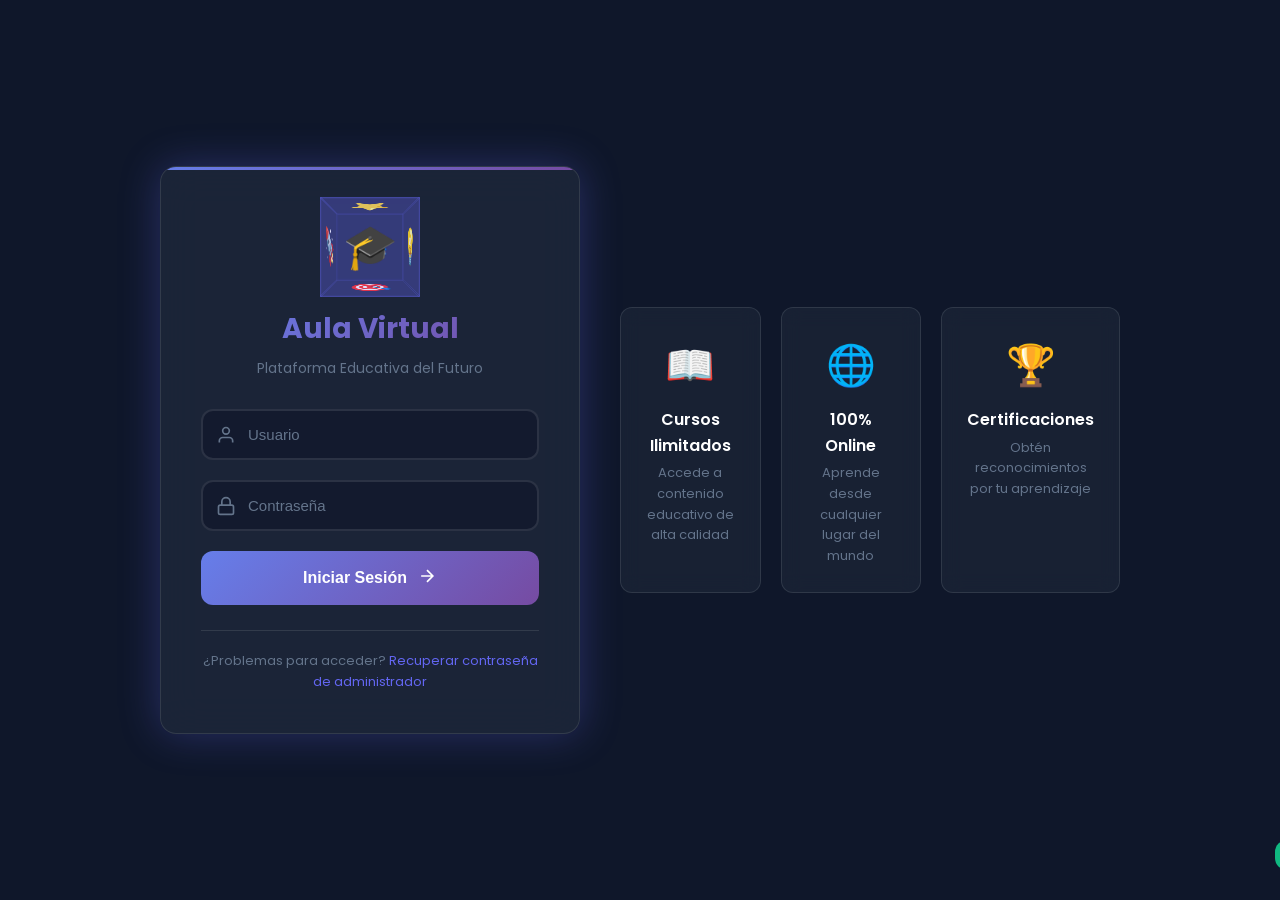
<file: index.html>
<!DOCTYPE html>
<html lang="es">
<head>
    <meta charset="UTF-8">
    <meta name="viewport" content="width=device-width, initial-scale=1.0">
    <title>Aula Virtual - Inicio</title>
    <link rel="stylesheet" href="css/styles.css?v=8">
    <link href="https://fonts.googleapis.com/css2?family=Poppins:wght@300;400;500;600;700;800;900&display=swap" rel="stylesheet">
</head>
<body class="login-page">
    <div class="background-animation">
        <div class="floating-shapes">
            <span></span><span></span><span></span><span></span><span></span>
            <span></span><span></span><span></span><span></span><span></span>
        </div>
    </div>

    <div class="login-container">
        <div class="login-box">
            <div class="login-header">
                <div class="logo-3d">
                    <div class="cube">
                        <div class="face front">🎓</div>
                        <div class="face back">📚</div>
                        <div class="face right">💡</div>
                        <div class="face left">🚀</div>
                        <div class="face top">⭐</div>
                        <div class="face bottom">🎯</div>
                    </div>
                </div>
                <h1>Aula Virtual</h1>
                <p class="subtitle">Plataforma Educativa del Futuro</p>
            </div>

            <form id="loginForm" class="login-form">
                <div class="input-group">
                    <div class="input-icon">
                        <svg viewBox="0 0 24 24" fill="none" stroke="currentColor" stroke-width="2">
                            <path d="M20 21v-2a4 4 0 0 0-4-4H8a4 4 0 0 0-4 4v2"></path>
                            <circle cx="12" cy="7" r="4"></circle>
                        </svg>
                    </div>
                    <input type="text" id="username" placeholder="Usuario" required autocomplete="username">
                    <div class="input-highlight"></div>
                </div>

                <div class="input-group">
                    <div class="input-icon">
                        <svg viewBox="0 0 24 24" fill="none" stroke="currentColor" stroke-width="2">
                            <rect x="3" y="11" width="18" height="11" rx="2" ry="2"></rect>
                            <path d="M7 11V7a5 5 0 0 1 10 0v4"></path>
                        </svg>
                    </div>
                    <input type="password" id="password" placeholder="Contraseña" required autocomplete="current-password">
                    <button type="button" class="toggle-password" onclick="togglePassword('password')">
                        <svg class="eye-open" viewBox="0 0 24 24" fill="none" stroke="currentColor" stroke-width="2">
                            <path d="M1 12s4-8 11-8 11 8 11 8-4 8-11 8-11-8-11-8z"></path>
                            <circle cx="12" cy="12" r="3"></circle>
                        </svg>
                        <svg class="eye-closed" viewBox="0 0 24 24" fill="none" stroke="currentColor" stroke-width="2">
                            <path d="M17.94 17.94A10.07 10.07 0 0 1 12 20c-7 0-11-8-11-8a18.45 18.45 0 0 1 5.06-5.94M9.9 4.24A9.12 9.12 0 0 1 12 4c7 0 11 8 11 8a18.5 18.5 0 0 1-2.16 3.19m-6.72-1.07a3 3 0 1 1-4.24-4.24"></path>
                            <line x1="1" y1="1" x2="23" y2="23"></line>
                        </svg>
                    </button>
                    <div class="input-highlight"></div>
                </div>

                <button type="submit" class="btn-login">
                    <span class="btn-text">Iniciar Sesión</span>
                    <span class="btn-icon">
                        <svg viewBox="0 0 24 24" fill="none" stroke="currentColor" stroke-width="2">
                            <path d="M5 12h14M12 5l7 7-7 7"></path>
                        </svg>
                    </span>
                    <div class="btn-bg"></div>
                </button>
            </form>

            <div id="loginMessage" class="message"></div>

            <div class="login-footer">
                <p>¿Problemas para acceder? <a href="#" onclick="openRecoverModal(); return false;" class="recover-link">Recuperar contraseña de administrador</a></p>
            </div>
        </div>

        <div class="info-cards">
            <div class="info-card">
                <div class="card-icon">📖</div>
                <h3>Cursos Ilimitados</h3>
                <p>Accede a contenido educativo de alta calidad</p>
            </div>
            <div class="info-card">
                <div class="card-icon">🌐</div>
                <h3>100% Online</h3>
                <p>Aprende desde cualquier lugar del mundo</p>
            </div>
            <div class="info-card">
                <div class="card-icon">🏆</div>
                <h3>Certificaciones</h3>
                <p>Obtén reconocimientos por tu aprendizaje</p>
            </div>
        </div>
    </div>

    <div id="recoverModal" class="modal">
        <div class="modal-content modal-form">
            <button class="modal-close" onclick="closeModal('recoverModal')">&times;</button>
            <div class="modal-header">
                <div class="modal-icon">🔐</div>
                <h2>Recuperar Contraseña</h2>
            </div>
            <form id="recoverForm" onsubmit="return false;">
                <div class="form-group">
                    <label>Correo electrónico del administrador</label>
                    <input type="email" id="recoverEmail" placeholder="admin@ejemplo.com" required>
                </div>
                <p style="font-size:12px;color:var(--gray);margin-bottom:15px;">
                    Solo el administrador puede recuperar su contraseña. Si eres estudiante, contacta al administrador.
                </p>
                <div class="form-actions">
                    <button type="button" class="btn-secondary" onclick="closeModal('recoverModal')">Cancelar</button>
                    <button type="button" class="btn-primary" onclick="recoverPassword()">Enviar</button>
                </div>
            </form>
            <div id="recoverMessage" class="message"></div>
        </div>
    </div>

    <div id="toast" class="toast"></div>

    <script src="js/app.js?v=8"></script>
    <script>
        checkIfLoggedIn();
    </script>
</body>
</html>
</file>
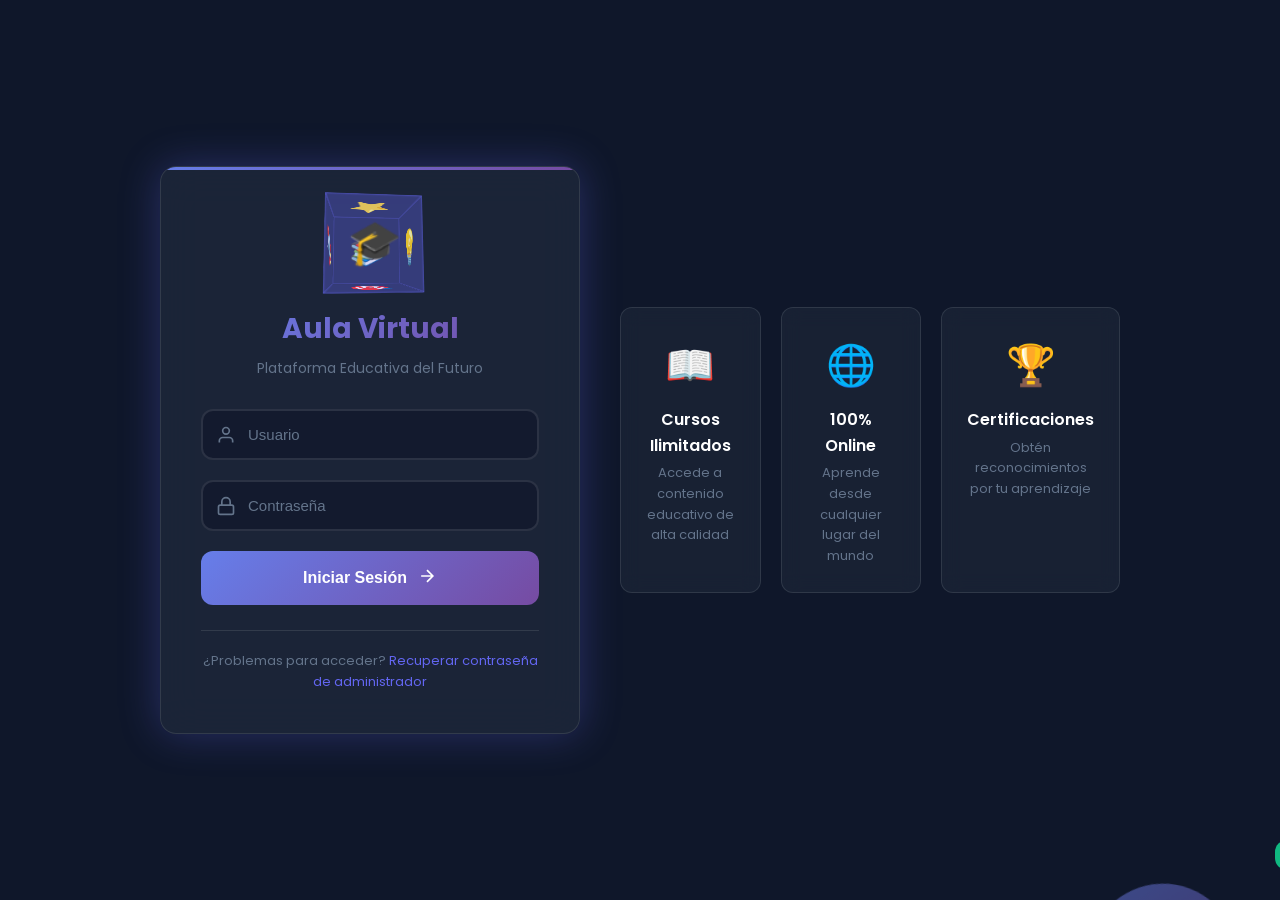
<file: admin.html>
<!DOCTYPE html>
<html lang="es">
<head>
    <meta charset="UTF-8">
    <meta name="viewport" content="width=device-width, initial-scale=1.0">
    <title>Panel de Administración - Aula Virtual</title>
    <link rel="stylesheet" href="css/styles.css?v=8">
    <link href="https://fonts.googleapis.com/css2?family=Poppins:wght@300;400;500;600;700;800;900&display=swap" rel="stylesheet">
</head>
<body class="admin-page">
    <nav class="navbar admin-nav">
        <div class="nav-container">
            <div class="nav-brand">
                <div class="mini-logo">⚙️</div>
                <span>Panel Admin</span>
            </div>
            <button class="nav-toggle" id="navToggle">
                <span></span>
                <span></span>
                <span></span>
            </button>
            <ul class="nav-menu" id="navMenu">
                <li><a href="dashboard.html" class="nav-link">
                    <svg viewBox="0 0 24 24" fill="none" stroke="currentColor" stroke-width="2">
                        <path d="M3 9l9-7 9 7v11a2 2 0 0 1-2 2H5a2 2 0 0 1-2-2z"></path>
                        <polyline points="9 22 9 12 15 12 15 22"></polyline>
                    </svg>
                    <span>Dashboard</span>
                </a></li>
                <li><button class="nav-link logout-btn" onclick="logout()">
                    <svg viewBox="0 0 24 24" fill="none" stroke="currentColor" stroke-width="2">
                        <path d="M9 21H5a2 2 0 0 1-2-2V5a2 2 0 0 1 2-2h4"></path>
                        <polyline points="16 17 21 12 16 7"></polyline>
                        <line x1="21" y1="12" x2="9" y2="12"></line>
                    </svg>
                    <span>Salir</span>
                </button></li>
            </ul>
        </div>
    </nav>

    <main class="admin-main">
        <div class="admin-header">
            <h1>Panel de Administración</h1>
            <p>Gestiona usuarios y cursos de la plataforma</p>
        </div>

        <div class="admin-tabs">
            <button class="tab-btn active" data-tab="users">
                <svg viewBox="0 0 24 24" fill="none" stroke="currentColor" stroke-width="2">
                    <path d="M17 21v-2a4 4 0 0 0-4-4H5a4 4 0 0 0-4 4v2"></path>
                    <circle cx="9" cy="7" r="4"></circle>
                    <path d="M23 21v-2a4 4 0 0 0-3-3.87"></path>
                    <path d="M16 3.13a4 4 0 0 1 0 7.75"></path>
                </svg>
                Usuarios
            </button>
            <button class="tab-btn" data-tab="courses">
                <svg viewBox="0 0 24 24" fill="none" stroke="currentColor" stroke-width="2">
                    <path d="M4 19.5A2.5 2.5 0 0 1 6.5 17H20"></path>
                    <path d="M6.5 2H20v20H6.5A2.5 2.5 0 0 1 4 19.5v-15A2.5 2.5 0 0 1 6.5 2z"></path>
                </svg>
                Cursos
            </button>
            <button class="tab-btn" data-tab="enrollments">
                <svg viewBox="0 0 24 24" fill="none" stroke="currentColor" stroke-width="2">
                    <path d="M16 21v-2a4 4 0 0 0-4-4H5a4 4 0 0 0-4 4v2"></path>
                    <circle cx="8.5" cy="7" r="4"></circle>
                    <polyline points="17 11 19 13 23 9"></polyline>
                </svg>
                Matricular
            </button>
            <button class="tab-btn" data-tab="stats">
                <svg viewBox="0 0 24 24" fill="none" stroke="currentColor" stroke-width="2">
                    <line x1="18" y1="20" x2="18" y2="10"></line>
                    <line x1="12" y1="20" x2="12" y2="4"></line>
                    <line x1="6" y1="20" x2="6" y2="14"></line>
                </svg>
                Estadísticas
            </button>
        </div>

        <div class="admin-content">
            <div id="users-tab" class="tab-content active">
                <div class="action-bar">
                    <div class="search-box">
                        <svg viewBox="0 0 24 24" fill="none" stroke="currentColor" stroke-width="2">
                            <circle cx="11" cy="11" r="8"></circle>
                            <path d="M21 21l-4.35-4.35"></path>
                        </svg>
                        <input type="text" id="searchUsers" placeholder="Buscar usuarios..." oninput="filterUsers()">
                    </div>
                    <button class="btn-add" onclick="openUserModal()">
                        <svg viewBox="0 0 24 24" fill="none" stroke="currentColor" stroke-width="2">
                            <line x1="12" y1="5" x2="12" y2="19"></line>
                            <line x1="5" y1="12" x2="19" y2="12"></line>
                        </svg>
                        Nuevo Usuario
                    </button>
                </div>

                <div class="users-table-container">
                    <table class="admin-table">
                        <thead>
                            <tr>
                                <th>Usuario</th>
                                <th>Email</th>
                                <th>Rol</th>
                                <th>Estado</th>
                                <th>Fecha Registro</th>
                                <th>Acciones</th>
                            </tr>
                        </thead>
                        <tbody id="usersTableBody">
                        </tbody>
                    </table>
                </div>
            </div>

            <div id="courses-tab" class="tab-content">
                <div class="action-bar">
                    <div class="search-box">
                        <svg viewBox="0 0 24 24" fill="none" stroke="currentColor" stroke-width="2">
                            <circle cx="11" cy="11" r="8"></circle>
                            <path d="M21 21l-4.35-4.35"></path>
                        </svg>
                        <input type="text" id="searchAdminCourses" placeholder="Buscar cursos..." oninput="filterAdminCourses()">
                    </div>
                    <button class="btn-add" onclick="openCourseModal()">
                        <svg viewBox="0 0 24 24" fill="none" stroke="currentColor" stroke-width="2">
                            <line x1="12" y1="5" x2="12" y2="19"></line>
                            <line x1="5" y1="12" x2="19" y2="12"></line>
                        </svg>
                        Nuevo Curso
                    </button>
                </div>

                <div class="courses-admin-grid" id="coursesAdminGrid">
                </div>
            </div>

            <div id="stats-tab" class="tab-content">
                <div class="stats-grid">
                    <div class="stat-card">
                        <div class="stat-icon">👥</div>
                        <div class="stat-info">
                            <h3 id="statUsers">0</h3>
                            <p>Usuarios Registrados</p>
                        </div>
                    </div>
                    <div class="stat-card">
                        <div class="stat-icon">📚</div>
                        <div class="stat-info">
                            <h3 id="statCourses">0</h3>
                            <p>Cursos Disponibles</p>
                        </div>
                    </div>
                    <div class="stat-card">
                        <div class="stat-icon">🎓</div>
                        <div class="stat-info">
                            <h3 id="statEnrollments">0</h3>
                            <p>Matriculaciones</p>
                        </div>
                    </div>
                    <div class="stat-card">
                        <div class="stat-icon">👨‍💼</div>
                        <div class="stat-info">
                            <h3 id="statAdmins">0</h3>
                            <p>Administradores</p>
                        </div>
                    </div>
                </div>

                <div class="recent-activity">
                    <h2>Actividad Reciente</h2>
                    <div class="activity-timeline" id="activityTimeline">
                        <div class="empty-state">
                            <p>No hay actividad reciente</p>
                        </div>
                    </div>
                </div>
            </div>

            <div id="enrollments-tab" class="tab-content">
                <div class="enrollment-container">
                    <div class="enrollment-form-card">
                        <h2>🎓 Nueva Matriculación</h2>
                        <div id="enrollmentFormDiv">
                            <div class="form-group">
                                <label>Seleccionar Estudiante</label>
                                <select id="enrollStudent">
                                    <option value="">-- Seleccionar estudiante --</option>
                                </select>
                            </div>
                            <div class="form-group">
                                <label>Seleccionar Curso</label>
                                <select id="enrollCourse">
                                    <option value="">-- Seleccionar curso --</option>
                                </select>
                            </div>
                            <div class="form-group">
                                <label>Fecha de Inicio</label>
                                <input type="date" id="enrollStartDate">
                            </div>
                            <div class="form-group">
                                <label>Notas adicionales</label>
                                <textarea id="enrollNotes" rows="2" placeholder="Observaciones opcionales"></textarea>
                            </div>
                            <button type="button" class="btn-primary btn-full" id="btnEnrollStudent" onclick="enrollStudent()">
                                ✅ Matricular Estudiante
                            </button>
                        </div>
                    </div>
                    
                    <div class="enrollments-list-card">
                        <div class="enrollments-header">
                            <h2>📋 Matriculaciones Activas</h2>
                            <div class="search-box">
                                <svg viewBox="0 0 24 24" fill="none" stroke="currentColor" stroke-width="2">
                                    <circle cx="11" cy="11" r="8"></circle>
                                    <path d="M21 21l-4.35-4.35"></path>
                                </svg>
                                <input type="text" id="searchEnrollments" placeholder="Buscar..." oninput="filterEnrollments()">
                            </div>
                        </div>
                        <div class="enrollments-grid" id="enrollmentsGrid">
                        </div>
                    </div>
                </div>
            </div>
        </div>
    </main>

    <div id="userModal" class="modal">
        <div class="modal-content modal-form">
            <button class="modal-close" onclick="closeModal('userModal')">&times;</button>
            <div class="modal-header">
                <h2 id="userModalTitle">Nuevo Usuario</h2>
            </div>
            <form id="userForm" onsubmit="saveUser(event)">
                <input type="hidden" id="editUserId">
                <div class="form-group">
                    <label>Nombre de Usuario</label>
                    <input type="text" id="newUsername" required minlength="3" placeholder="Ingrese usuario">
                </div>
                <div class="form-group">
                    <label>Email</label>
                    <input type="email" id="newEmail" placeholder="correo@ejemplo.com">
                </div>
                <div class="form-group" id="passwordGroup">
                    <label>Contraseña</label>
                    <input type="password" id="newUserPassword" minlength="4" placeholder="Mínimo 4 caracteres">
                </div>
                <div class="form-group">
                    <label>Rol</label>
                    <select id="newRole">
                        <option value="user">Estudiante</option>
                        <option value="admin">Administrador</option>
                    </select>
                </div>
                <div class="form-actions">
                    <button type="button" class="btn-secondary" onclick="closeModal('userModal')">Cancelar</button>
                    <button type="submit" class="btn-primary">Guardar</button>
                </div>
            </form>
        </div>
    </div>

    <div id="courseFormModal" class="modal">
        <div class="modal-content modal-form modal-large">
            <button class="modal-close" onclick="closeModal('courseFormModal')">&times;</button>
            <div class="modal-header">
                <h2 id="courseModalTitle">Nuevo Curso</h2>
            </div>
            <form id="courseForm" onsubmit="saveCourse(event)">
                <input type="hidden" id="editCourseId">
                <div class="form-group">
                    <label>Nombre del Curso</label>
                    <input type="text" id="courseName" required placeholder="Ej: JavaScript Avanzado">
                </div>
                <div class="form-group">
                    <label>Descripción</label>
                    <textarea id="courseDescription" rows="3" placeholder="Describe el contenido del curso"></textarea>
                </div>
                <div class="form-row">
                    <div class="form-group">
                        <label>Categoría</label>
                        <select id="courseCategory" required>
                            <option value="">Seleccionar</option>
                            <option value="programacion">Programación</option>
                            <option value="diseño">Diseño</option>
                            <option value="marketing">Marketing</option>
                            <option value="negocios">Negocios</option>
                            <option value="idiomas">Idiomas</option>
                            <option value="otros">Otros</option>
                        </select>
                    </div>
                    <div class="form-group">
                        <label>Icono (Emoji)</label>
                        <input type="text" id="courseIcon" placeholder="📚" maxlength="2">
                    </div>
                </div>
                <div class="form-group">
                    <label>Link de Google Drive</label>
                    <input type="url" id="courseLink" required placeholder="https://drive.google.com/...">
                </div>
                <div class="form-actions">
                    <button type="button" class="btn-secondary" onclick="closeModal('courseFormModal')">Cancelar</button>
                    <button type="submit" class="btn-primary">Guardar Curso</button>
                </div>
            </form>
        </div>
    </div>

    <div id="confirmModal" class="modal">
        <div class="modal-content modal-confirm">
            <div class="confirm-icon">⚠️</div>
            <h2>¿Estás seguro?</h2>
            <p id="confirmMessage">Esta acción no se puede deshacer</p>
            <div class="confirm-actions">
                <button class="btn-secondary" onclick="closeModal('confirmModal')">Cancelar</button>
                <button class="btn-danger" id="confirmBtn">Eliminar</button>
            </div>
        </div>
    </div>

    <div id="enrollmentModal" class="modal">
        <div class="modal-content modal-form modal-large">
            <button class="modal-close" onclick="closeModal('enrollmentModal')">&times;</button>
            <div class="modal-header">
                <h2>📋 Detalles de Matriculación</h2>
            </div>
            <div class="modal-body" id="enrollmentModalBody">
            </div>
            <div class="modal-footer">
                <button class="btn-secondary" onclick="closeModal('enrollmentModal')">Cerrar</button>
                <button class="btn-primary" onclick="printEnrollmentSheet()">
                    <svg viewBox="0 0 24 24" fill="none" stroke="currentColor" stroke-width="2" style="width:18px;height:18px">
                        <polyline points="6 9 6 2 18 2 18 9"></polyline>
                        <path d="M6 18H4a2 2 0 0 1-2-2v-5a2 2 0 0 1 2-2h16a2 2 0 0 1 2 2v5a2 2 0 0 1-2 2h-2"></path>
                        <rect x="6" y="14" width="12" height="8"></rect>
                    </svg>
                    Imprimir Ficha
                </button>
                <button class="btn-success" onclick="sendEnrollmentEmail()">
                    <svg viewBox="0 0 24 24" fill="none" stroke="currentColor" stroke-width="2" style="width:18px;height:18px">
                        <path d="M4 4h16c1.1 0 2 .9 2 2v12c0 1.1-.9 2-2 2H4c-1.1 0-2-.9-2-2V6c0-1.1.9-2 2-2z"></path>
                        <polyline points="22,6 12,13 2,6"></polyline>
                    </svg>
                    Enviar por Email
                </button>
            </div>
        </div>
    </div>

    <div id="printSheet" class="print-sheet">
        <div class="sheet-header">
            <div class="sheet-logo">🎓</div>
            <div class="sheet-title">
                <h1>AULA VIRTUAL</h1>
                <p>Plataforma Educativa</p>
            </div>
        </div>
        <div class="sheet-content">
            <h2>FICHA DE INSCRIPCIÓN</h2>
            <div class="sheet-info" id="sheetInfo">
            </div>
        </div>
        <div class="sheet-footer">
            <p>Documento generado automáticamente - Aula Virtual © 2024</p>
        </div>
    </div>

    <div id="toast" class="toast"></div>

    <script src="js/app.js?v=8"></script>
    <script>
        document.addEventListener('DOMContentLoaded', function() {
            console.log('DOM cargado, iniciando admin...');
            setTimeout(function() {
                initAdmin();
            }, 100);
        });
    </script>
</body>
</html>
</file>
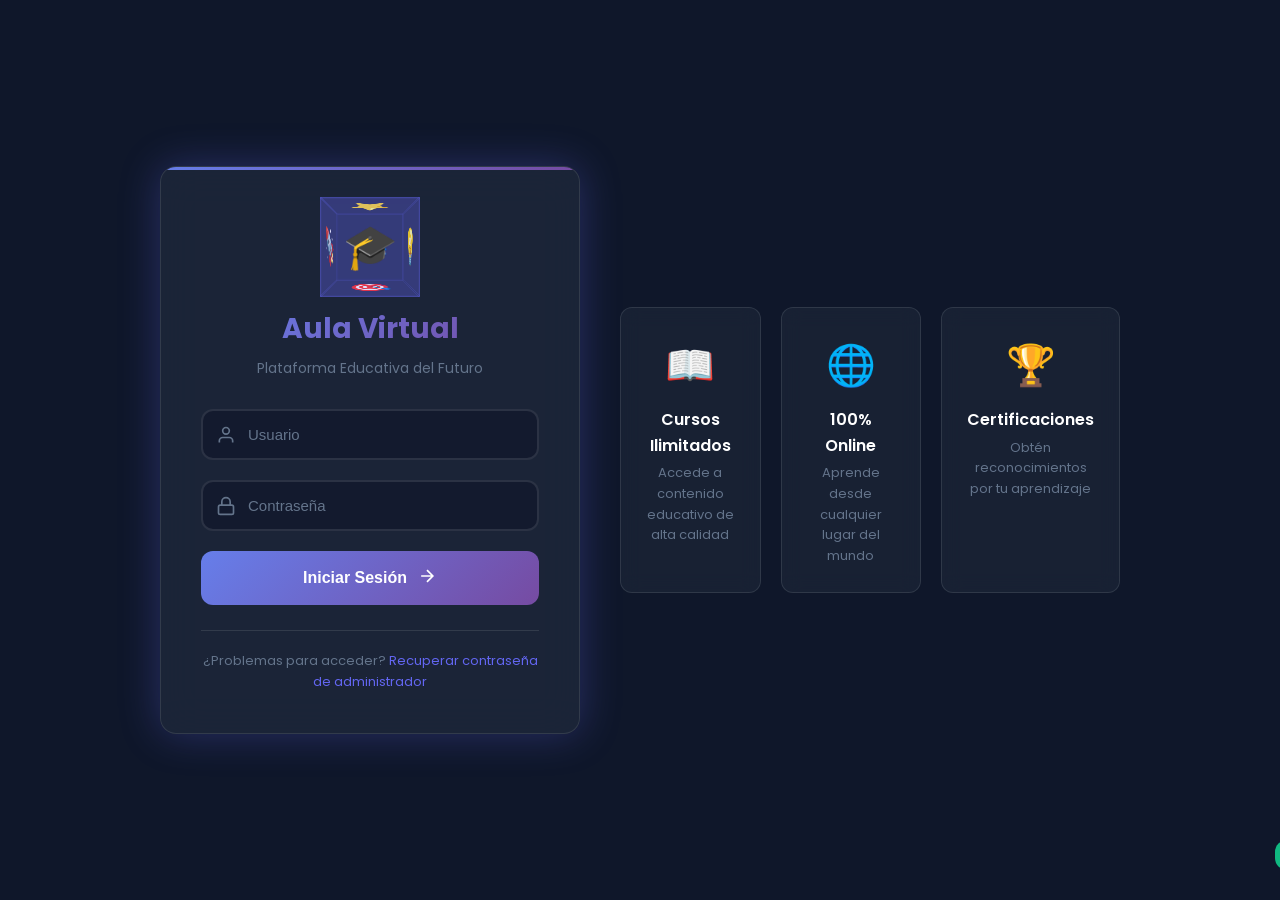
<file: dashboard.html>
<!DOCTYPE html>
<html lang="es">
<head>
    <meta charset="UTF-8">
    <meta name="viewport" content="width=device-width, initial-scale=1.0">
    <title>Dashboard - Aula Virtual</title>
    <link rel="stylesheet" href="css/styles.css?v=8">
    <link href="https://fonts.googleapis.com/css2?family=Poppins:wght@300;400;500;600;700;800;900&display=swap" rel="stylesheet">
</head>
<body class="dashboard-page">
    <nav class="navbar">
        <div class="nav-container">
            <div class="nav-brand">
                <div class="mini-logo">🎓</div>
                <span>Aula Virtual</span>
            </div>
            <button class="nav-toggle" id="navToggle">
                <span></span>
                <span></span>
                <span></span>
            </button>
            <ul class="nav-menu" id="navMenu">
                <li><a href="#inicio" class="nav-link active">
                    <svg viewBox="0 0 24 24" fill="none" stroke="currentColor" stroke-width="2">
                        <path d="M3 9l9-7 9 7v11a2 2 0 0 1-2 2H5a2 2 0 0 1-2-2z"></path>
                        <polyline points="9 22 9 12 15 12 15 22"></polyline>
                    </svg>
                    <span>Inicio</span>
                </a></li>
                <li><a href="#cursos" class="nav-link">
                    <svg viewBox="0 0 24 24" fill="none" stroke="currentColor" stroke-width="2">
                        <path d="M4 19.5A2.5 2.5 0 0 1 6.5 17H20"></path>
                        <path d="M6.5 2H20v20H6.5A2.5 2.5 0 0 1 4 19.5v-15A2.5 2.5 0 0 1 6.5 2z"></path>
                    </svg>
                    <span>Cursos</span>
                </a></li>
                <li><a href="#perfil" class="nav-link">
                    <svg viewBox="0 0 24 24" fill="none" stroke="currentColor" stroke-width="2">
                        <path d="M20 21v-2a4 4 0 0 0-4-4H8a4 4 0 0 0-4 4v2"></path>
                        <circle cx="12" cy="7" r="4"></circle>
                    </svg>
                    <span>Perfil</span>
                </a></li>
                <li><button class="nav-link logout-btn" onclick="logout()">
                    <svg viewBox="0 0 24 24" fill="none" stroke="currentColor" stroke-width="2">
                        <path d="M9 21H5a2 2 0 0 1-2-2V5a2 2 0 0 1 2-2h4"></path>
                        <polyline points="16 17 21 12 16 7"></polyline>
                        <line x1="21" y1="12" x2="9" y2="12"></line>
                    </svg>
                    <span>Salir</span>
                </button></li>
            </ul>
        </div>
    </nav>

    <main class="dashboard-main">
        <section id="inicio" class="section active">
            <div class="welcome-banner">
                <div class="banner-content">
                    <h1>¡Bienvenido de vuelta, <span id="welcomeUser">Usuario</span>!</h1>
                    <p>Continúa tu aprendizaje donde lo dejaste</p>
                    <div class="banner-stats">
                        <div class="stat-item">
                            <div class="stat-number" id="totalCourses">0</div>
                            <div class="stat-label">Cursos Disponibles</div>
                        </div>
                        <div class="stat-item">
                            <div class="stat-number" id="myCourses">0</div>
                            <div class="stat-label">Mis Cursos</div>
                        </div>
                        <div class="stat-item">
                            <div class="stat-number">∞</div>
                            <div class="stat-label">Posibilidades</div>
                        </div>
                    </div>
                </div>
                <div class="banner-illustration">
                    <div class="floating-books">
                        <div class="book book-1">📘</div>
                        <div class="book book-2">📗</div>
                        <div class="book book-3">📕</div>
                        <div class="book book-4">📙</div>
                    </div>
                </div>
            </div>

            <div class="quick-actions">
                <h2>Acciones Rápidas</h2>
                <div class="actions-grid">
                    <button class="action-card" onclick="scrollToSection('cursos')">
                        <div class="action-icon">📚</div>
                        <span>Ver Cursos</span>
                    </button>
                    <button class="action-card" onclick="scrollToSection('perfil')">
                        <div class="action-icon">👤</div>
                        <span>Mi Perfil</span>
                    </button>
                    <button class="action-card" id="adminBtn" style="display: none;" onclick="window.location.href='admin.html'">
                        <div class="action-icon">⚙️</div>
                        <span>Panel Admin</span>
                    </button>
                </div>
            </div>

            <div class="recent-courses">
                <h2>🎓 Mis Cursos Matriculados</h2>
                <div class="courses-preview" id="myEnrolledCourses">
                    <div class="empty-state">
                        <div class="empty-icon">📭</div>
                        <p>No estás matriculado en ningún curso</p>
                    </div>
                </div>
            </div>

            <div class="recent-courses">
                <h2>Cursos Recientes</h2>
                <div class="courses-preview" id="recentCourses">
                    <div class="empty-state">
                        <div class="empty-icon">📭</div>
                        <p>No hay cursos disponibles aún</p>
                    </div>
                </div>
            </div>
        </section>

        <section id="cursos" class="section">
            <div class="section-header">
                <h1>Catálogo de Cursos</h1>
                <div class="search-filter">
                    <div class="search-box">
                        <svg viewBox="0 0 24 24" fill="none" stroke="currentColor" stroke-width="2">
                            <circle cx="11" cy="11" r="8"></circle>
                            <path d="M21 21l-4.35-4.35"></path>
                        </svg>
                        <input type="text" id="searchCourses" placeholder="Buscar cursos..." oninput="filterCourses()">
                    </div>
                    <select id="categoryFilter" onchange="filterCourses()">
                        <option value="all">Todas las categorías</option>
                        <option value="programacion">Programación</option>
                        <option value="diseño">Diseño</option>
                        <option value="marketing">Marketing</option>
                        <option value="negocios">Negocios</option>
                        <option value="idiomas">Idiomas</option>
                        <option value="otros">Otros</option>
                    </select>
                </div>
            </div>

            <div class="courses-grid" id="coursesGrid">
                <div class="empty-state">
                    <div class="empty-icon">📚</div>
                    <p>No hay cursos disponibles</p>
                </div>
            </div>
        </section>

        <section id="perfil" class="section">
            <div class="profile-container">
                <div class="profile-card">
                    <div class="profile-header">
                        <div class="avatar-upload">
                            <div class="avatar" id="userAvatar">
                                <span id="avatarInitial">U</span>
                            </div>
                        </div>
                        <h2 id="profileName">Usuario</h2>
                        <p id="profileRole">Estudiante</p>
                    </div>
                    <div class="profile-body">
                        <div class="profile-info">
                            <div class="info-item">
                                <label>Usuario</label>
                                <input type="text" id="profileUsername" readonly>
                            </div>
                            <div class="info-item">
                                <label>Email</label>
                                <input type="email" id="profileEmail" placeholder="Sin email registrado">
                            </div>
                            <div class="info-item">
                                <label>Miembro desde</label>
                                <input type="text" id="profileDate" readonly>
                            </div>
                        </div>

                        <div class="change-password-section">
                            <h3>Cambiar Contraseña</h3>
                            <form id="changePasswordForm" onsubmit="changeUserPassword(event)">
                                <div class="input-group">
                                    <input type="password" id="currentPassword" placeholder="Contraseña actual" required>
                                </div>
                                <div class="input-group">
                                    <input type="password" id="newPassword" placeholder="Nueva contraseña" required minlength="4">
                                </div>
                                <div class="input-group">
                                    <input type="password" id="confirmNewPassword" placeholder="Confirmar nueva contraseña" required>
                                </div>
                                <button type="submit" class="btn-primary">Cambiar Contraseña</button>
                            </form>
                            <div id="passwordMessage" class="message"></div>
                        </div>
                    </div>
                </div>

                <div class="profile-stats-card">
                    <h3>Tu Actividad</h3>
                    <div class="activity-list">
                        <div class="activity-item">
                            <div class="activity-icon">📖</div>
                            <div class="activity-info">
                                <span class="activity-title">Cursos Inscritos</span>
                                <span class="activity-value" id="enrolledCount">0</span>
                            </div>
                        </div>
                        <div class="activity-item">
                            <div class="activity-icon">⏱️</div>
                            <div class="activity-info">
                                <span class="activity-title">Tiempo en plataforma</span>
                                <span class="activity-value">Hoy</span>
                            </div>
                        </div>
                        <div class="activity-item">
                            <div class="activity-icon">🎯</div>
                            <div class="activity-info">
                                <span class="activity-title">Progreso General</span>
                                <span class="activity-value">0%</span>
                            </div>
                        </div>
                    </div>
                </div>
            </div>
        </section>
    </main>

    <div id="courseModal" class="modal">
        <div class="modal-content">
            <button class="modal-close" onclick="closeModal('courseModal')">&times;</button>
            <div class="modal-header">
                <div class="modal-icon" id="modalIcon">📚</div>
                <h2 id="modalTitle">Nombre del Curso</h2>
            </div>
            <div class="modal-body">
                <p id="modalDescription">Descripción del curso</p>
                <div class="modal-meta">
                    <span class="meta-item">
                        <svg viewBox="0 0 24 24" fill="none" stroke="currentColor" stroke-width="2">
                            <path d="M4 19.5A2.5 2.5 0 0 1 6.5 17H20"></path>
                            <path d="M6.5 2H20v20H6.5A2.5 2.5 0 0 1 4 19.5v-15A2.5 2.5 0 0 1 6.5 2z"></path>
                        </svg>
                        <span id="modalCategory">Categoría</span>
                    </span>
                    <span class="meta-item">
                        <svg viewBox="0 0 24 24" fill="none" stroke="currentColor" stroke-width="2">
                            <rect x="3" y="4" width="18" height="18" rx="2" ry="2"></rect>
                            <line x1="16" y1="2" x2="16" y2="6"></line>
                            <line x1="8" y1="2" x2="8" y2="6"></line>
                            <line x1="3" y1="10" x2="21" y2="10"></line>
                        </svg>
                        <span id="modalDate">Fecha</span>
                    </span>
                </div>
                <a id="modalLink" href="#" target="_blank" class="btn-primary btn-course-link">
                    <svg viewBox="0 0 24 24" fill="none" stroke="currentColor" stroke-width="2">
                        <path d="M18 13v6a2 2 0 0 1-2 2H5a2 2 0 0 1-2-2V8a2 2 0 0 1 2-2h6"></path>
                        <polyline points="15 3 21 3 21 9"></polyline>
                        <line x1="10" y1="14" x2="21" y2="3"></line>
                    </svg>
                    Acceder al Curso
                </a>
            </div>
        </div>
    </div>

    <script src="js/app.js?v=8"></script>
    <script>
        initDashboard();
    </script>
</body>
</html>
</file>
<file: css/styles.css>
:root{--primary:#6366f1;--primary-dark:#4f46e5;--secondary:#ec4899;--accent:#06b6d4;--success:#10b981;--warning:#f59e0b;--danger:#ef4444;--dark:#0f172a;--dark-light:#1e293b;--gray:#64748b;--light:#f1f5f9;--white:#fff;--gradient1:linear-gradient(135deg,#667eea,#764ba2);--gradient2:linear-gradient(135deg,#f093fb,#f5576c);--gradient3:linear-gradient(135deg,#4facfe,#00f2fe);--gradient4:linear-gradient(135deg,#43e97b,#38f9d7);--gradient5:linear-gradient(135deg,#fa709a,#fee140);--shadow-glow:0 0 40px rgba(99,102,241,0.3);--radius:8px;--radius-lg:12px;--radius-xl:16px;--transition:all 0.3s ease}*{margin:0;padding:0;box-sizing:border-box}html{scroll-behavior:smooth}body{font-family:Poppins,sans-serif;background:var(--dark);color:var(--white);min-height:100vh;line-height:1.6;overflow-x:hidden}.background-animation{position:fixed;top:0;left:0;width:100%;height:100%;z-index:-1;overflow:hidden}.floating-shapes span{position:absolute;display:block;background:var(--gradient1);animation:float 25s linear infinite;bottom:-150px;opacity:.5;border-radius:50%}.floating-shapes span:nth-child(1){left:25%;width:80px;height:80px}.floating-shapes span:nth-child(2){left:10%;width:20px;height:20px;animation-duration:12s}.floating-shapes span:nth-child(3){left:70%;width:20px;height:20px;animation-delay:4s}.floating-shapes span:nth-child(4){left:40%;width:60px;height:60px;animation-duration:18s}.floating-shapes span:nth-child(5){left:65%;width:20px;height:20px}.floating-shapes span:nth-child(6){left:75%;width:110px;height:110px;animation-delay:3s}.floating-shapes span:nth-child(7){left:35%;width:150px;height:150px;animation-delay:7s}.floating-shapes span:nth-child(8){left:50%;width:25px;height:25px;animation-delay:15s;animation-duration:45s}.floating-shapes span:nth-child(9){left:20%;width:15px;height:15px;animation-delay:2s;animation-duration:35s}.floating-shapes span:nth-child(10){left:85%;width:150px;height:150px;animation-duration:11s}@keyframes float{0%{transform:translateY(0) rotate(0);opacity:.5}50%{opacity:.3}100%{transform:translateY(-1200px) rotate(720deg);opacity:0}}.login-page{display:flex;align-items:center;justify-content:center;min-height:100vh;padding:20px}.login-container{width:100%;max-width:1200px;display:flex;flex-wrap:wrap;gap:40px;align-items:center;justify-content:center}.login-box{background:rgba(30,41,59,0.8);backdrop-filter:blur(20px);border:1px solid rgba(255,255,255,0.1);border-radius:var(--radius-xl);padding:40px;width:100%;max-width:420px;box-shadow:var(--shadow-glow);position:relative;overflow:hidden}.login-box::before{content:'';position:absolute;top:0;left:0;right:0;height:3px;background:var(--gradient1)}.login-header{text-align:center;margin-bottom:30px}.logo-3d{width:80px;height:80px;margin:0 auto 20px;perspective:200px}.cube{width:100%;height:100%;position:relative;transform-style:preserve-3d;animation:rotateCube 10s infinite linear}.cube .face{position:absolute;width:80px;height:80px;display:flex;align-items:center;justify-content:center;font-size:35px;background:rgba(99,102,241,0.2);border:1px solid rgba(99,102,241,0.3)}.cube .front{transform:translateZ(40px)}.cube .back{transform:rotateY(180deg) translateZ(40px)}.cube .right{transform:rotateY(90deg) translateZ(40px)}.cube .left{transform:rotateY(-90deg) translateZ(40px)}.cube .top{transform:rotateX(90deg) translateZ(40px)}.cube .bottom{transform:rotateX(-90deg) translateZ(40px)}@keyframes rotateCube{0%{transform:rotateX(0) rotateY(0)}100%{transform:rotateX(360deg) rotateY(360deg)}}.login-header h1{font-size:28px;font-weight:700;background:var(--gradient1);-webkit-background-clip:text;-webkit-text-fill-color:transparent;background-clip:text}.subtitle{color:var(--gray);font-size:14px;margin-top:5px}.login-form{display:flex;flex-direction:column;gap:20px}.input-group{position:relative}.input-group input{width:100%;padding:15px 45px;background:rgba(15,23,42,0.6);border:2px solid rgba(255,255,255,0.1);border-radius:var(--radius-lg);color:var(--white);font-size:15px;transition:var(--transition)}.input-group input:focus{outline:none;border-color:var(--primary);box-shadow:0 0 0 3px rgba(99,102,241,0.2)}.input-group input::placeholder{color:var(--gray)}.input-icon{position:absolute;left:15px;top:50%;transform:translateY(-50%);width:20px;height:20px;color:var(--gray)}.toggle-password{position:absolute;right:15px;top:50%;transform:translateY(-50%);background:none;border:none;cursor:pointer;color:var(--gray);padding:5px}.toggle-password:hover{color:var(--white)}.toggle-password .eye-closed{display:none}.toggle-password.active .eye-open{display:none}.toggle-password.active .eye-closed{display:block}.btn-login{position:relative;padding:15px 30px;background:var(--gradient1);border:none;border-radius:var(--radius-lg);color:var(--white);font-size:16px;font-weight:600;cursor:pointer;overflow:hidden;display:flex;align-items:center;justify-content:center;gap:10px;transition:var(--transition)}.btn-login:hover{transform:translateY(-2px);box-shadow:0 10px 30px rgba(99,102,241,0.4)}.btn-login:active{transform:translateY(0)}.btn-login .btn-bg{position:absolute;top:0;left:-100%;width:100%;height:100%;background:linear-gradient(90deg,transparent,rgba(255,255,255,0.2),transparent);transition:0.5s}.btn-login:hover .btn-bg{left:100%}.btn-login .btn-icon svg{width:20px;height:20px}.message{padding:12px 16px;border-radius:var(--radius);margin-top:15px;font-size:14px;display:none}.message.error{background:rgba(239,68,68,0.2);border:1px solid var(--danger);color:var(--danger);display:block}.message.success{background:rgba(16,185,129,0.2);border:1px solid var(--success);color:var(--success);display:block}.login-footer{text-align:center;margin-top:25px;padding-top:20px;border-top:1px solid rgba(255,255,255,0.1)}.login-footer p{color:var(--gray);font-size:13px}.recover-link{color:var(--primary);text-decoration:none;transition:var(--transition)}.recover-link:hover{color:var(--secondary);text-decoration:underline}.info-cards{display:none}@media(min-width:1024px){.info-cards{display:grid;grid-template-columns:repeat(3,1fr);gap:20px;width:100%;max-width:500px}}.info-card{background:rgba(30,41,59,0.6);backdrop-filter:blur(10px);border:1px solid rgba(255,255,255,0.1);border-radius:var(--radius-lg);padding:25px;text-align:center;transition:var(--transition)}.info-card:hover{transform:translateY(-5px);border-color:var(--primary);box-shadow:var(--shadow-glow)}.card-icon{font-size:40px;margin-bottom:10px}.info-card h3{font-size:16px;font-weight:600;margin-bottom:5px}.info-card p{font-size:13px;color:var(--gray)}.navbar{background:rgba(15,23,42,0.95);backdrop-filter:blur(20px);border-bottom:1px solid rgba(255,255,255,0.1);padding:15px 0;position:sticky;top:0;z-index:100}.nav-container{max-width:1400px;margin:0 auto;padding:0 20px;display:flex;align-items:center;justify-content:space-between}.nav-brand{display:flex;align-items:center;gap:10px;font-weight:700;font-size:20px}.mini-logo{font-size:28px}.nav-toggle{display:none;flex-direction:column;gap:5px;background:none;border:none;cursor:pointer;padding:5px}.nav-toggle span{width:25px;height:2px;background:var(--white);transition:var(--transition)}.nav-menu{display:flex;align-items:center;gap:10px;list-style:none}.nav-link{display:flex;align-items:center;gap:8px;padding:10px 16px;color:var(--gray);text-decoration:none;border-radius:var(--radius);transition:var(--transition);background:none;border:none;cursor:pointer;font-size:14px;font-family:inherit}.nav-link:hover,.nav-link.active{color:var(--white);background:rgba(99,102,241,0.2)}.nav-link svg{width:18px;height:18px}.logout-btn:hover{background:rgba(239,68,68,0.2);color:var(--danger)}.dashboard-main,.admin-main{max-width:1400px;margin:0 auto;padding:30px 20px}.section{display:none;animation:fadeIn 0.3s ease}.section.active{display:block}@keyframes fadeIn{from{opacity:0;transform:translateY(10px)}to{opacity:1;transform:translateY(0)}}.welcome-banner{background:var(--gradient1);border-radius:var(--radius-xl);padding:40px;display:flex;justify-content:space-between;align-items:center;gap:30px;margin-bottom:30px;position:relative;overflow:hidden}.welcome-banner::before{content:'';position:absolute;top:-50%;right:-50%;width:100%;height:200%;background:radial-gradient(circle,rgba(255,255,255,0.1) 0%,transparent 70%);animation:shimmer 3s infinite linear}@keyframes shimmer{0%{transform:rotate(0)}100%{transform:rotate(360deg)}}.banner-content{z-index:1}.banner-content h1{font-size:32px;font-weight:700;margin-bottom:10px}.banner-content p{opacity:0.9;font-size:16px}.banner-stats{display:flex;gap:40px;margin-top:25px}.stat-item{text-align:center}.stat-number{font-size:36px;font-weight:800}.stat-label{font-size:13px;opacity:0.8}.banner-illustration{z-index:1}.floating-books{position:relative;width:150px;height:150px}.book{position:absolute;font-size:50px;animation:floatBook 4s ease-in-out infinite}.book-1{top:0;left:50%;animation-delay:0s}.book-2{top:50%;left:0;animation-delay:0.5s}.book-3{top:50%;right:0;animation-delay:1s}.book-4{bottom:0;left:50%;animation-delay:1.5s}@keyframes floatBook{0%,100%{transform:translateY(0)}50%{transform:translateY(-15px)}}.quick-actions{margin-bottom:30px}.quick-actions h2{font-size:20px;margin-bottom:20px}.actions-grid{display:grid;grid-template-columns:repeat(auto-fit,minmax(150px,1fr));gap:15px}.action-card{background:rgba(30,41,59,0.8);border:1px solid rgba(255,255,255,0.1);border-radius:var(--radius-lg);padding:25px;text-align:center;cursor:pointer;transition:var(--transition);display:flex;flex-direction:column;align-items:center;gap:10px}.action-card:hover{border-color:var(--primary);transform:translateY(-3px);box-shadow:var(--shadow-glow)}.action-icon{font-size:32px}.action-card span{font-size:14px;font-weight:500}.section-header{display:flex;flex-wrap:wrap;justify-content:space-between;align-items:center;gap:20px;margin-bottom:30px}.section-header h1{font-size:28px;font-weight:700}.search-filter{display:flex;gap:15px;flex-wrap:wrap}.search-box{position:relative}.search-box svg{position:absolute;left:12px;top:50%;transform:translateY(-50%);width:18px;height:18px;color:var(--gray)}.search-box input{padding:10px 15px 10px 40px;background:rgba(30,41,59,0.8);border:1px solid rgba(255,255,255,0.1);border-radius:var(--radius);color:var(--white);font-size:14px;min-width:200px}.search-box input:focus{outline:none;border-color:var(--primary)}.search-filter select{padding:10px 15px;background:rgba(30,41,59,0.8);border:1px solid rgba(255,255,255,0.1);border-radius:var(--radius);color:var(--white);font-size:14px;cursor:pointer}.search-filter select:focus{outline:none;border-color:var(--primary)}.courses-grid{display:grid;grid-template-columns:repeat(auto-fill,minmax(280px,1fr));gap:20px}.course-card{background:rgba(30,41,59,0.8);border:1px solid rgba(255,255,255,0.1);border-radius:var(--radius-xl);overflow:hidden;cursor:pointer;transition:var(--transition)}.course-card:hover{border-color:var(--primary);transform:translateY(-5px);box-shadow:var(--shadow-glow)}.course-icon{height:120px;display:flex;align-items:center;justify-content:center;font-size:60px;background:var(--gradient1)}.course-card:nth-child(2n) .course-icon{background:var(--gradient2)}.course-card:nth-child(3n) .course-icon{background:var(--gradient3)}.course-card:nth-child(4n) .course-icon{background:var(--gradient4)}.course-card:nth-child(5n) .course-icon{background:var(--gradient5)}.course-info{padding:20px}.course-info h3{font-size:16px;font-weight:600;margin-bottom:8px}.course-info p{font-size:13px;color:var(--gray);margin-bottom:15px;display:-webkit-box;-webkit-line-clamp:2;-webkit-box-orient:vertical;overflow:hidden}.course-meta{display:flex;justify-content:space-between;font-size:12px;color:var(--gray)}.empty-state{text-align:center;padding:60px 20px;grid-column:1/-1}.empty-icon{font-size:60px;margin-bottom:15px}.empty-state p{color:var(--gray)}.recent-courses h2{font-size:20px;margin-bottom:20px}.courses-preview{display:grid;grid-template-columns:repeat(auto-fill,minmax(280px,1fr));gap:20px}.profile-container{display:grid;grid-template-columns:1fr 350px;gap:30px}.profile-card{background:rgba(30,41,59,0.8);border:1px solid rgba(255,255,255,0.1);border-radius:var(--radius-xl);overflow:hidden}.profile-header{background:var(--gradient1);padding:40px 30px;text-align:center}.avatar{width:100px;height:100px;border-radius:50%;background:rgba(255,255,255,0.2);display:flex;align-items:center;justify-content:center;font-size:40px;font-weight:700;border:3px solid rgba(255,255,255,0.3)}.profile-header h2{font-size:24px;margin-top:15px}.profile-header p{opacity:0.8;font-size:14px}.profile-body{padding:30px}.profile-info{display:flex;flex-direction:column;gap:15px;margin-bottom:30px}.info-item label{display:block;font-size:12px;color:var(--gray);margin-bottom:5px}.info-item input{width:100%;padding:12px 15px;background:rgba(15,23,42,0.6);border:1px solid rgba(255,255,255,0.1);border-radius:var(--radius);color:var(--white);font-size:14px}.info-item input:focus{outline:none;border-color:var(--primary)}.change-password-section{border-top:1px solid rgba(255,255,255,0.1);padding-top:25px}.change-password-section h3{font-size:18px;margin-bottom:20px}.change-password-section input{width:100%;padding:12px 15px;background:rgba(15,23,42,0.6);border:1px solid rgba(255,255,255,0.1);border-radius:var(--radius);color:var(--white);font-size:14px;margin-bottom:15px}.change-password-section input:focus{outline:none;border-color:var(--primary)}.btn-primary{padding:12px 24px;background:var(--gradient1);border:none;border-radius:var(--radius);color:var(--white);font-size:14px;font-weight:600;cursor:pointer;transition:var(--transition)}.btn-primary:hover{transform:translateY(-2px);box-shadow:0 5px 20px rgba(99,102,241,0.4)}.profile-stats-card{background:rgba(30,41,59,0.8);border:1px solid rgba(255,255,255,0.1);border-radius:var(--radius-xl);padding:25px}.profile-stats-card h3{font-size:18px;margin-bottom:20px}.activity-list{display:flex;flex-direction:column;gap:15px}.activity-item{display:flex;align-items:center;gap:15px;padding:15px;background:rgba(15,23,42,0.4);border-radius:var(--radius)}.activity-icon{font-size:24px}.activity-info{flex:1}.activity-title{display:block;font-size:13px;color:var(--gray)}.activity-value{font-size:16px;font-weight:600}.modal{position:fixed;top:0;left:0;width:100%;height:100%;background:rgba(0,0,0,0.8);backdrop-filter:blur(5px);display:none;align-items:center;justify-content:center;z-index:1000;padding:20px}.modal.active{display:flex}.modal-content{background:var(--dark-light);border-radius:var(--radius-xl);max-width:500px;width:100%;max-height:90vh;overflow-y:auto;position:relative;animation:modalIn 0.3s ease}@keyframes modalIn{from{opacity:0;transform:scale(0.9)}to{opacity:1;transform:scale(1)}}.modal-close{position:absolute;top:15px;right:15px;background:none;border:none;color:var(--gray);font-size:28px;cursor:pointer;transition:var(--transition);z-index:1}.modal-close:hover{color:var(--white)}.modal-header{padding:30px;text-align:center}.modal-icon{font-size:60px;margin-bottom:15px}.modal-header h2{font-size:24px}.modal-body{padding:0 30px 30px}.modal-body p{color:var(--gray);margin-bottom:20px}.modal-meta{display:flex;gap:20px;margin-bottom:25px}.meta-item{display:flex;align-items:center;gap:8px;font-size:14px;color:var(--gray)}.meta-item svg{width:16px;height:16px}.btn-course-link{display:inline-flex;align-items:center;gap:10px;width:100%;justify-content:center;padding:15px;background:var(--gradient1);border-radius:var(--radius-lg);color:var(--white);text-decoration:none;font-weight:600;transition:var(--transition)}.btn-course-link:hover{transform:translateY(-2px);box-shadow:0 5px 20px rgba(99,102,241,0.4)}.btn-course-link svg{width:18px;height:18px}.admin-header{text-align:center;margin-bottom:30px}.admin-header h1{font-size:32px;font-weight:700;background:var(--gradient1);-webkit-background-clip:text;-webkit-text-fill-color:transparent;background-clip:text}.admin-header p{color:var(--gray);margin-top:10px}.admin-tabs{display:flex;gap:10px;margin-bottom:30px;flex-wrap:wrap}.tab-btn{display:flex;align-items:center;gap:8px;padding:12px 20px;background:rgba(30,41,59,0.8);border:1px solid rgba(255,255,255,0.1);border-radius:var(--radius-lg);color:var(--gray);font-size:14px;font-weight:500;cursor:pointer;transition:var(--transition);font-family:inherit}.tab-btn:hover{border-color:var(--primary);color:var(--white)}.tab-btn.active{background:var(--gradient1);border-color:transparent;color:var(--white)}.tab-btn svg{width:18px;height:18px}.tab-content{display:none;animation:fadeIn 0.3s ease}.tab-content.active{display:block}.action-bar{display:flex;justify-content:space-between;align-items:center;gap:20px;margin-bottom:25px;flex-wrap:wrap}.btn-add{display:flex;align-items:center;gap:8px;padding:12px 20px;background:var(--gradient1);border:none;border-radius:var(--radius-lg);color:var(--white);font-size:14px;font-weight:600;cursor:pointer;transition:var(--transition);font-family:inherit}.btn-add:hover{transform:translateY(-2px);box-shadow:0 5px 20px rgba(99,102,241,0.4)}.btn-add svg{width:18px;height:18px}.users-table-container{overflow-x:auto;background:rgba(30,41,59,0.8);border-radius:var(--radius-xl);border:1px solid rgba(255,255,255,0.1)}.admin-table{width:100%;border-collapse:collapse}.admin-table th,.admin-table td{padding:15px 20px;text-align:left}.admin-table th{background:rgba(15,23,42,0.6);font-weight:600;font-size:13px;color:var(--gray);text-transform:uppercase;letter-spacing:0.5px}.admin-table td{border-top:1px solid rgba(255,255,255,0.05)}.admin-table tr:hover td{background:rgba(99,102,241,0.05)}.action-buttons{display:flex;gap:8px}.btn-edit,.btn-delete{padding:8px 12px;border:none;border-radius:var(--radius);font-size:13px;cursor:pointer;transition:var(--transition);font-family:inherit}.btn-edit{background:rgba(6,182,212,0.2);color:var(--accent)}.btn-edit:hover{background:rgba(6,182,212,0.3)}.btn-delete{background:rgba(239,68,68,0.2);color:var(--danger)}.btn-delete:hover{background:rgba(239,68,68,0.3)}.courses-admin-grid{display:grid;grid-template-columns:repeat(auto-fill,minmax(300px,1fr));gap:20px}.course-admin-card{background:rgba(30,41,59,0.8);border:1px solid rgba(255,255,255,0.1);border-radius:var(--radius-xl);overflow:hidden}.course-admin-header{display:flex;align-items:center;gap:15px;padding:20px;background:rgba(15,23,42,0.4)}.course-admin-icon{font-size:40px}.course-admin-title h3{font-size:16px;font-weight:600}.course-admin-title span{font-size:12px;color:var(--gray)}.course-admin-body{padding:20px}.course-admin-body p{font-size:13px;color:var(--gray);margin-bottom:15px}.course-admin-actions{display:flex;gap:10px}.modal-form{max-width:450px}.modal-form form{padding:30px}.form-group{margin-bottom:20px}.form-group label{display:block;font-size:13px;color:var(--gray);margin-bottom:8px}.form-group input,.form-group select,.form-group textarea{width:100%;padding:12px 15px;background:rgba(15,23,42,0.6);border:1px solid rgba(255,255,255,0.1);border-radius:var(--radius);color:var(--white);font-size:14px;font-family:inherit}.form-group input:focus,.form-group select:focus,.form-group textarea:focus{outline:none;border-color:var(--primary)}.form-group textarea{resize:vertical;min-height:80px}.form-row{display:grid;grid-template-columns:1fr 1fr;gap:15px}.form-actions{display:flex;gap:15px;justify-content:flex-end;margin-top:25px}.btn-secondary{padding:12px 24px;background:rgba(255,255,255,0.1);border:none;border-radius:var(--radius);color:var(--white);font-size:14px;font-weight:500;cursor:pointer;transition:var(--transition);font-family:inherit}.btn-secondary:hover{background:rgba(255,255,255,0.15)}.modal-large{max-width:550px}.modal-confirm{text-align:center;padding:40px}.confirm-icon{font-size:60px;margin-bottom:20px}.modal-confirm h2{font-size:24px;margin-bottom:10px}.modal-confirm p{color:var(--gray);margin-bottom:25px}.confirm-actions{display:flex;gap:15px;justify-content:center}.btn-danger{padding:12px 24px;background:var(--danger);border:none;border-radius:var(--radius);color:var(--white);font-size:14px;font-weight:600;cursor:pointer;transition:var(--transition);font-family:inherit}.btn-danger:hover{background:#dc2626}.stats-grid{display:grid;grid-template-columns:repeat(auto-fit,minmax(220px,1fr));gap:20px;margin-bottom:30px}.stat-card{background:rgba(30,41,59,0.8);border:1px solid rgba(255,255,255,0.1);border-radius:var(--radius-xl);padding:25px;display:flex;align-items:center;gap:20px;transition:var(--transition)}.stat-card:hover{border-color:var(--primary);box-shadow:var(--shadow-glow)}.stat-icon{font-size:40px}.stat-info h3{font-size:32px;font-weight:800;background:var(--gradient1);-webkit-background-clip:text;-webkit-text-fill-color:transparent;background-clip:text}.stat-info p{font-size:14px;color:var(--gray)}.recent-activity{background:rgba(30,41,59,0.8);border:1px solid rgba(255,255,255,0.1);border-radius:var(--radius-xl);padding:25px}.recent-activity h2{font-size:20px;margin-bottom:20px}.activity-timeline{display:flex;flex-direction:column;gap:15px}.toast{position:fixed;bottom:30px;right:30px;padding:15px 25px;background:var(--success);color:var(--white);border-radius:var(--radius-lg);font-size:14px;font-weight:500;transform:translateX(150%);transition:var(--transition);z-index:1001}.toast.show{transform:translateX(0)}.toast.error{background:var(--danger)}.toast.warning{background:var(--warning)}@media(max-width:1024px){.profile-container{grid-template-columns:1fr}.banner-illustration{display:none}.banner-stats{flex-wrap:wrap;gap:20px}.stat-item{flex:1;min-width:100px}}@media(max-width:768px){.nav-toggle{display:flex}.nav-menu{position:fixed;top:70px;left:0;right:0;background:rgba(15,23,42,0.98);flex-direction:column;padding:20px;gap:5px;transform:translateY(-150%);transition:var(--transition)}.nav-menu.active{transform:translateY(0)}.nav-link{width:100%;padding:15px}.welcome-banner{flex-direction:column;text-align:center;padding:30px}.banner-content h1{font-size:24px}.banner-stats{justify-content:center}.stat-number{font-size:28px}.section-header{flex-direction:column;align-items:stretch}.section-header h1{font-size:24px}.search-filter{width:100%}.search-box{flex:1}.search-box input{min-width:auto;width:100%}.courses-grid{grid-template-columns:1fr}.course-card{max-width:400px;margin:0 auto}.profile-header{padding:30px 20px}.profile-body{padding:20px}.form-row{grid-template-columns:1fr}.admin-tabs{justify-content:center}.action-bar{flex-direction:column;align-items:stretch}.btn-add{justify-content:center}.admin-table th:nth-child(2),.admin-table td:nth-child(2){display:none}.action-buttons{flex-direction:column}.stats-grid{grid-template-columns:1fr 1fr}.stat-card{flex-direction:column;text-align:center}.stat-info h3{font-size:28px}}@media(max-width:480px){.login-box{padding:30px 20px}.login-header h1{font-size:24px}.logo-3d{width:60px;height:60px}.cube .face{width:60px;height:60px;font-size:28px}.cube .front{transform:translateZ(30px)}.cube .back{transform:rotateY(180deg) translateZ(30px)}.cube .right{transform:rotateY(90deg) translateZ(30px)}.cube .left{transform:rotateY(-90deg) translateZ(30px)}.cube .top{transform:rotateX(90deg) translateZ(30px)}.cube .bottom{transform:rotateX(-90deg) translateZ(30px)}.dashboard-main,.admin-main{padding:20px 15px}.quick-actions h2,.recent-courses h2{font-size:18px}.stats-grid{grid-template-columns:1fr}.modal-content{margin:10px}.modal-header{padding:20px}.modal-body{padding:0 20px 20px}.admin-header h1{font-size:24px}.toast{left:15px;right:15px;bottom:15px}}.enrollment-container{display:grid;grid-template-columns:400px 1fr;gap:30px}.enrollment-form-card{background:rgba(30,41,59,0.8);border:1px solid rgba(255,255,255,0.1);border-radius:var(--radius-xl);padding:25px;height:fit-content}.enrollment-form-card h2{font-size:20px;margin-bottom:20px}.btn-full{width:100%;display:flex;align-items:center;justify-content:center;gap:10px}.enrollments-list-card{background:rgba(30,41,59,0.8);border:1px solid rgba(255,255,255,0.1);border-radius:var(--radius-xl);padding:25px}.enrollments-header{display:flex;justify-content:space-between;align-items:center;margin-bottom:20px;flex-wrap:wrap;gap:15px}.enrollments-header h2{font-size:20px}.enrollments-grid{display:grid;grid-template-columns:repeat(auto-fill,minmax(280px,1fr));gap:15px;max-height:500px;overflow-y:auto}.enrollment-card{background:rgba(15,23,42,0.6);border:1px solid rgba(255,255,255,0.1);border-radius:var(--radius-lg);padding:20px;transition:var(--transition)}.enrollment-card:hover{border-color:var(--primary)}.enrollment-card-header{display:flex;align-items:center;gap:12px;margin-bottom:12px}.enrollment-avatar{width:40px;height:40px;border-radius:50%;background:var(--gradient1);display:flex;align-items:center;justify-content:center;font-weight:700;font-size:16px}.enrollment-card-info h4{font-size:14px;font-weight:600}.enrollment-card-info span{font-size:12px;color:var(--gray)}.enrollment-card-body p{font-size:13px;color:var(--gray);margin-bottom:10px}.enrollment-card-footer{display:flex;gap:8px}.btn-sm{padding:6px 12px;font-size:12px;border:none;border-radius:var(--radius);cursor:pointer;transition:var(--transition);font-family:inherit;display:flex;align-items:center;gap:5px}.btn-view{background:rgba(99,102,241,0.2);color:var(--primary)}.btn-view:hover{background:rgba(99,102,241,0.3)}.btn-cancel{background:rgba(239,68,68,0.2);color:var(--danger)}.btn-cancel:hover{background:rgba(239,68,68,0.3)}.btn-success{padding:12px 24px;background:var(--success);border:none;border-radius:var(--radius);color:var(--white);font-size:14px;font-weight:600;cursor:pointer;transition:var(--transition);font-family:inherit;display:flex;align-items:center;gap:8px}.btn-success:hover{background:#059669}.modal-footer{display:flex;gap:10px;justify-content:flex-end;padding:20px 30px;border-top:1px solid rgba(255,255,255,0.1)}.enrollment-detail{padding:20px 0}.enrollment-detail-row{display:flex;justify-content:space-between;padding:12px 0;border-bottom:1px solid rgba(255,255,255,0.05)}.enrollment-detail-row:last-child{border-bottom:none}.enrollment-detail-label{color:var(--gray);font-size:14px}.enrollment-detail-value{font-weight:500;font-size:14px}.status-badge{padding:4px 12px;border-radius:20px;font-size:12px;font-weight:500}.status-active{background:rgba(16,185,129,0.2);color:var(--success)}.status-completed{background:rgba(99,102,241,0.2);color:var(--primary)}.status-inactive{background:rgba(239,68,68,0.2);color:var(--danger)}.status-suspended{background:rgba(245,158,11,0.2);color:var(--warning)}.print-sheet{display:none;position:fixed;left:-9999px;top:0;background:#fff;color:#000;padding:0;margin:0;width:210mm;min-height:297mm;font-family:Arial,Helvetica,sans-serif;font-size:12pt;line-height:1.4}.print-sheet.active{display:block;position:fixed;left:0;top:0;z-index:9999;background:#fff;width:210mm;min-height:297mm}.sheet-header{display:flex;align-items:center;gap:15px;border-bottom:3px solid #6366f1;padding:20px;margin-bottom:15px}.sheet-logo{font-size:50px;line-height:1}.sheet-title h1{font-size:24px;color:#6366f1;margin:0;padding:0}.sheet-title p{color:#666;margin:3px 0 0;font-size:12px;padding:0}.sheet-content{padding:0 20px}.sheet-content h2{text-align:center;font-size:18px;color:#333;margin:0 0 15px 0;background:#f5f5f5;padding:10px;border-radius:5px}.sheet-info{border:1px solid #ccc;border-radius:5px;overflow:hidden;margin-bottom:20px}.sheet-row{display:flex;border-bottom:1px solid #eee}.sheet-row:last-child{border-bottom:none}.sheet-label{width:180px;background:#f9f9f9;padding:10px;font-weight:600;color:#555;font-size:11pt;flex-shrink:0}.sheet-value{flex:1;padding:10px;color:#333;font-size:11pt}.sheet-footer{margin-top:20px;text-align:center;color:#999;font-size:10px;border-top:1px solid #eee;padding-top:15px}.print-sheet{display:none;position:fixed;left:-9999px;top:0;background:#fff;color:#000;width:210mm;font-family:Arial,sans-serif;font-size:11pt}.print-sheet.active{display:block;position:fixed;left:0;top:0;z-index:9999;background:#fff;width:210mm}.sheet-header{display:flex;align-items:center;gap:12px;border-bottom:2px solid #6366f1;padding:15px;margin-bottom:10px}.sheet-logo{font-size:36px}.sheet-title h1{font-size:20px;color:#6366f1;margin:0}.sheet-title p{color:#666;margin:2px 0 0;font-size:10px}.sheet-content{padding:15px}.sheet-content h2{text-align:center;font-size:14px;color:#333;margin:0 0 10px;background:#f5f5f5;padding:8px}.sheet-info{border:1px solid #ccc;border-radius:4px;overflow:hidden}.sheet-row{display:flex;border-bottom:1px solid #eee}.sheet-row:last-child{border-bottom:none}.sheet-label{width:150px;background:#f9f9f9;padding:6px 8px;font-weight:600;color:#555;font-size:10pt;flex-shrink:0}.sheet-value{flex:1;padding:6px 8px;color:#333;font-size:10pt}.sheet-footer{margin-top:10px;text-align:center;color:#999;font-size:8px;border-top:1px solid #eee;padding-top:8px}@media print{@page{size:A4;margin:10mm}body *{visibility:hidden}#printSheet,#printSheet *{visibility:visible}#printSheet{position:absolute;left:0;top:0;width:100%;display:block!important}}@media(max-width:1024px){.enrollment-container{grid-template-columns:1fr}.enrollments-header{flex-direction:column;align-items:stretch}}@media(max-width:768px){.enrollments-grid{grid-template-columns:1fr}.modal-footer{flex-direction:column}.modal-footer button{width:100%;justify-content:center}}
</file>
